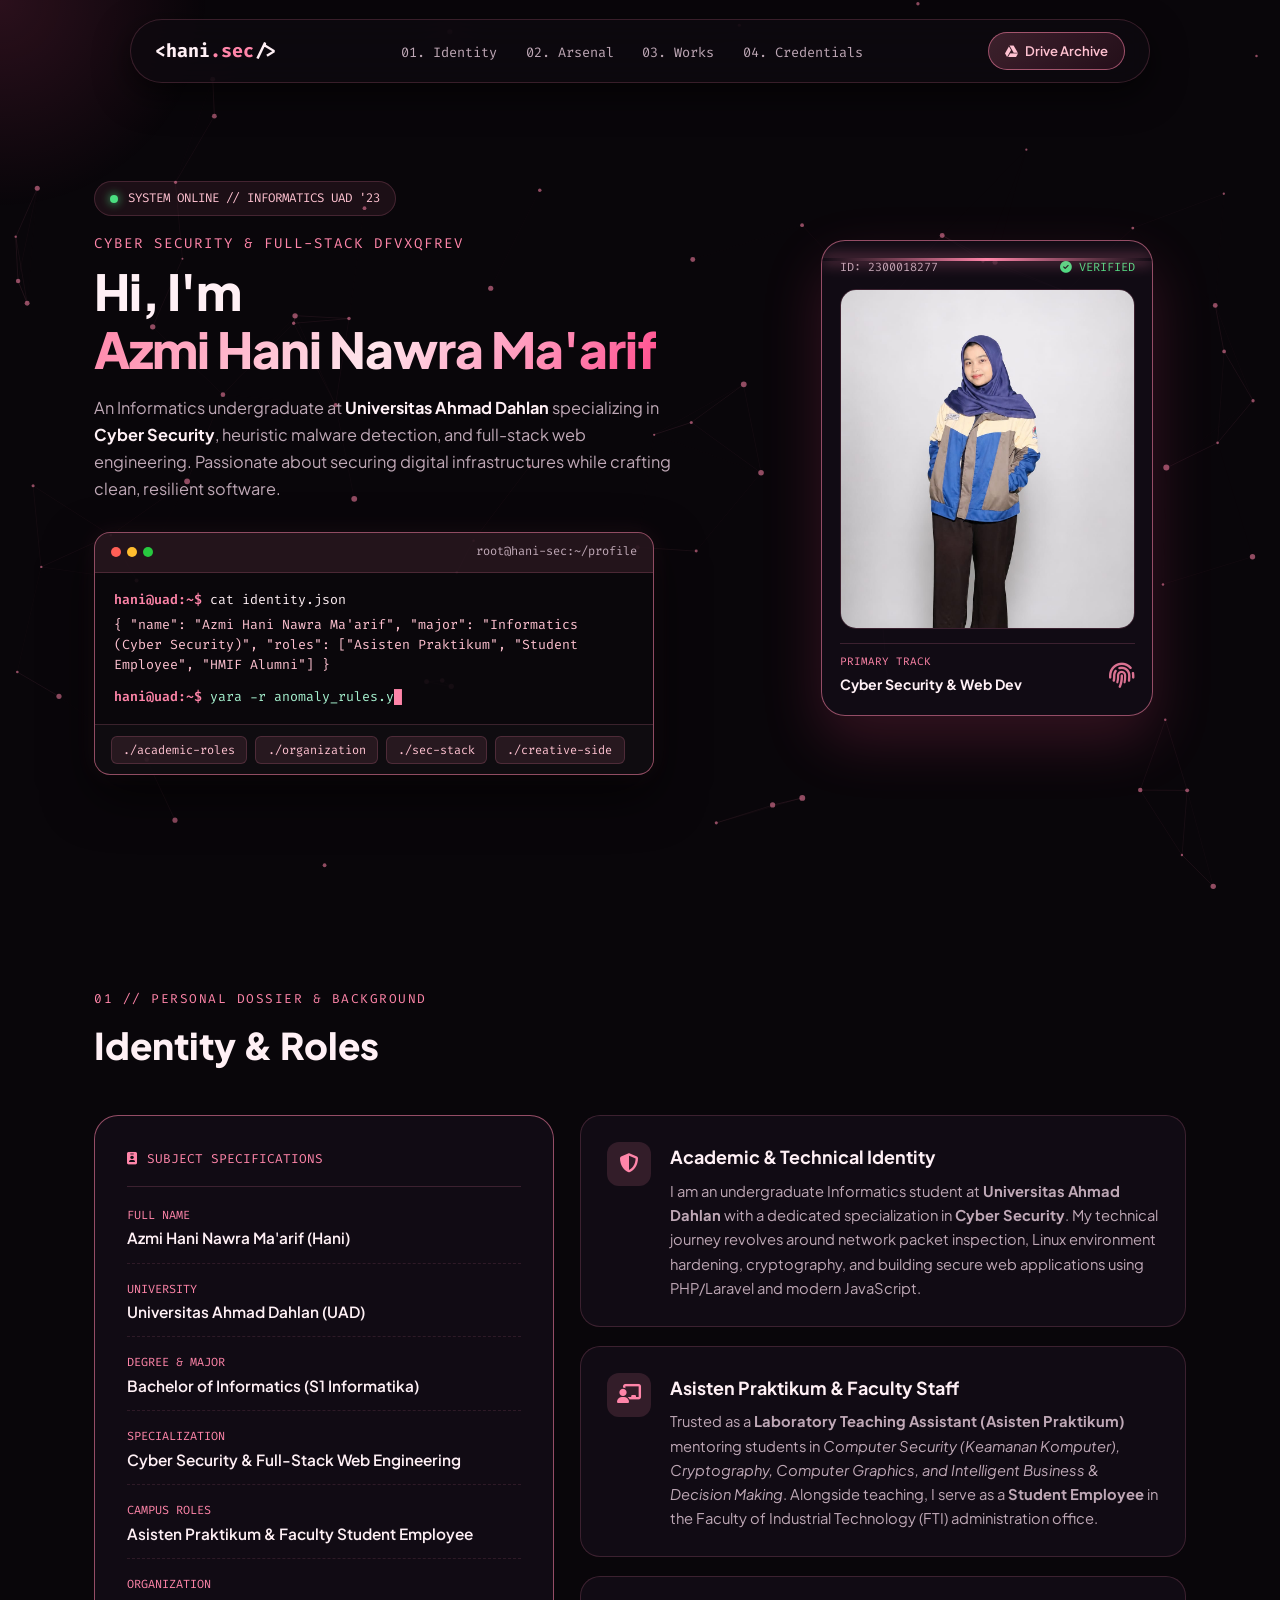
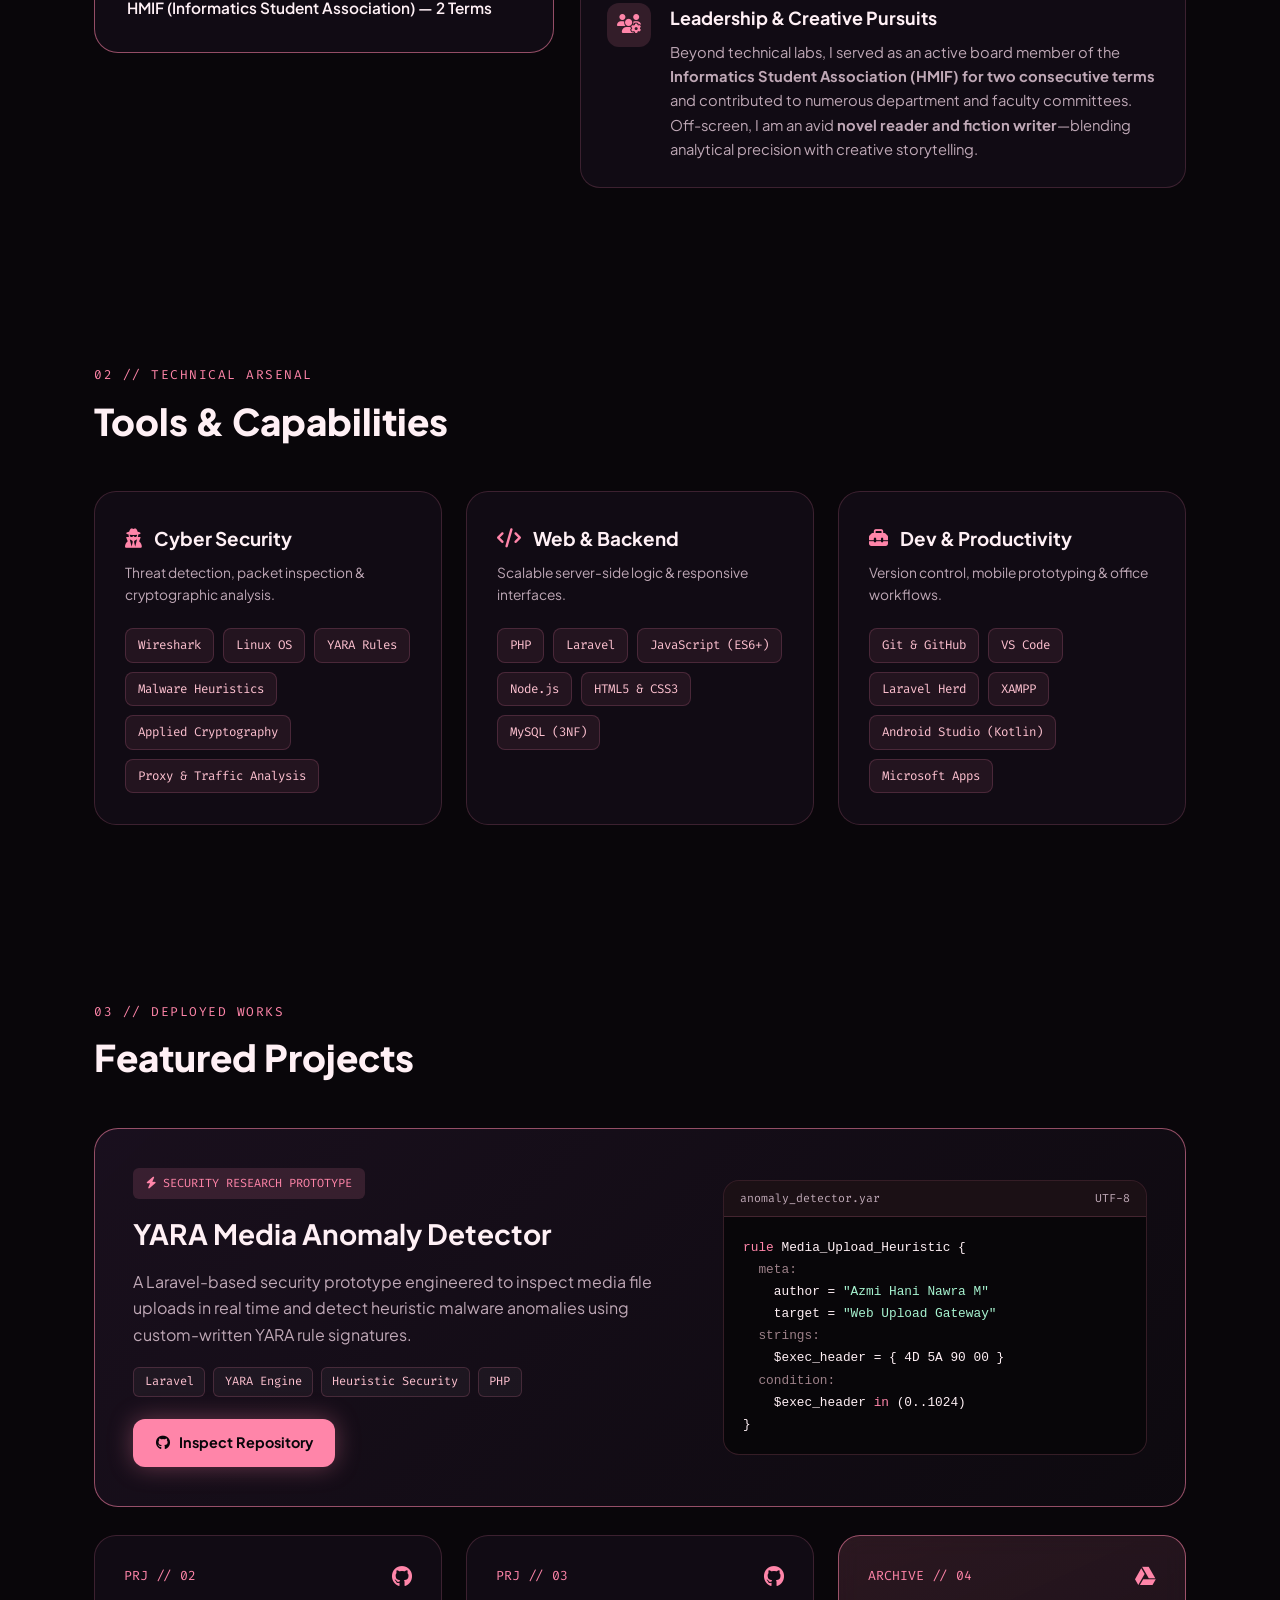
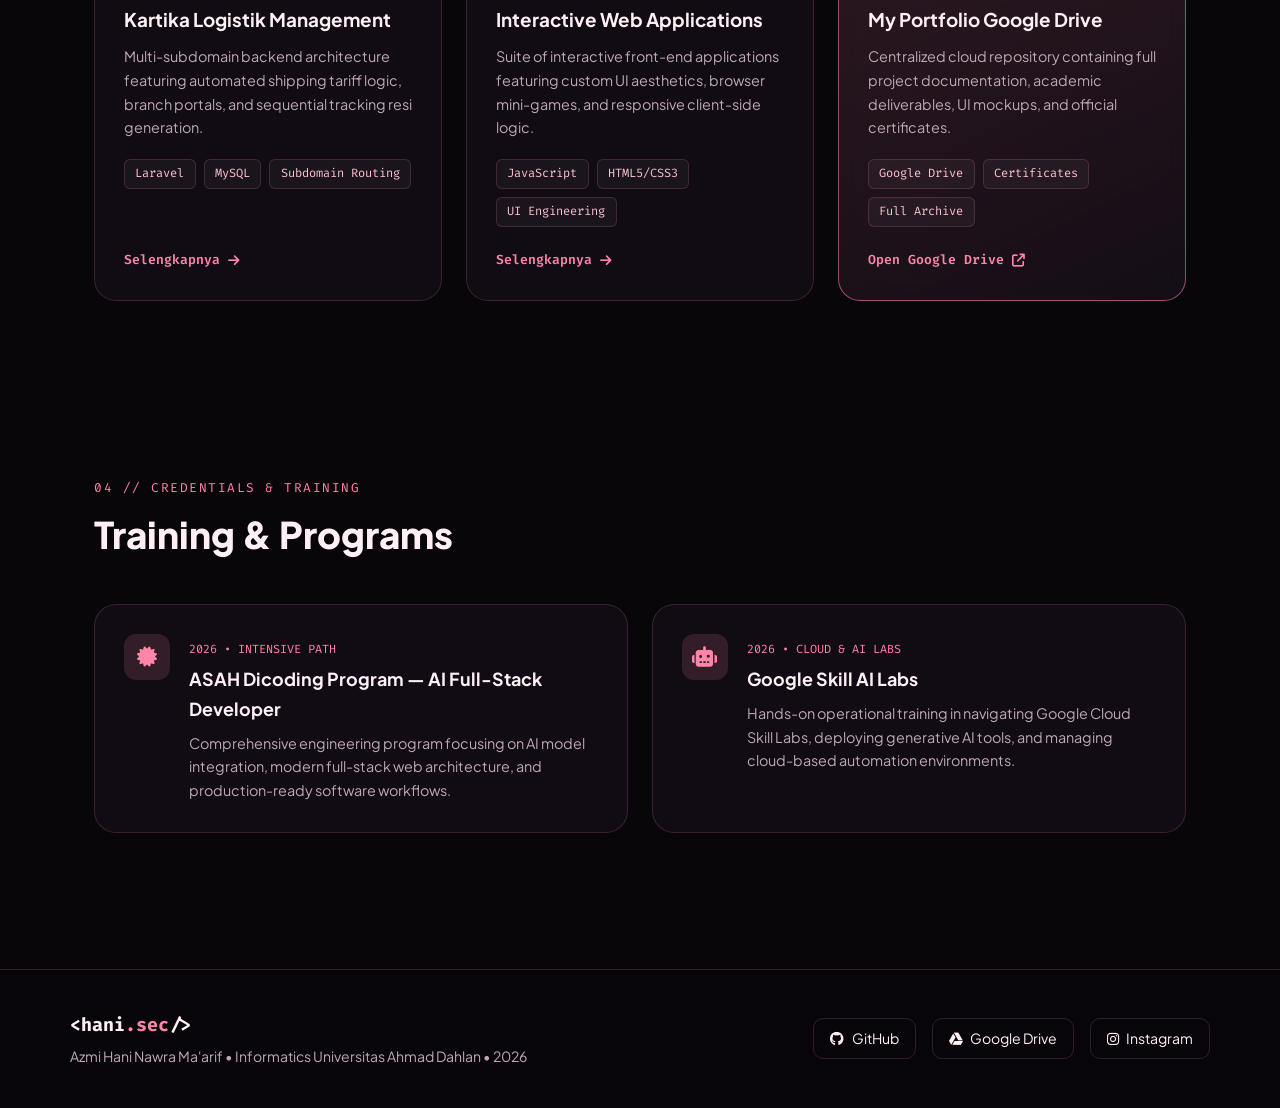
<file: index.html>
<!DOCTYPE html>
<html lang="en">
<head>
    <meta charset="UTF-8">
    <meta name="viewport" content="width=device-width, initial-scale=1.0">
    <title>Azmi Hani Nawra Ma'arif | Cyber Security & Web Portfolio</title>
    <link rel="stylesheet" href="style.css">
    <link rel="stylesheet" href="https://cdnjs.cloudflare.com/ajax/libs/font-awesome/6.4.0/css/all.min.css">
    <link href="https://fonts.googleapis.com/css2?family=Fira+Code:wght@400;500;600;700&family=Plus+Jakarta+Sans:wght@400;500;600;700;800&display=swap" rel="stylesheet">
</head>
<body>
    <!-- Interactive Particle Network Canvas -->
    <canvas id="cyberCanvas"></canvas>
    <div class="cursor-glow" id="cursorGlow"></div>

    <!-- Floating Glass Navbar -->
    <header class="navbar-wrapper">
        <nav class="navbar">
            <a href="#home" class="logo">&lt;hani<span>.sec</span>/&gt;</a>
            <ul class="nav-links">
                <li><a href="#identity">01. Identity</a></li>
                <li><a href="#skills">02. Arsenal</a></li>
                <li><a href="#projects">03. Works</a></li>
                <li><a href="#training">04. Credentials</a></li>
            </ul>
            <a href="https://drive.google.com/drive/folders/1-9Fv41W7j9FRp2T9lxF6PXTGIZgGn-QS?usp=drive_link" target="_blank" class="nav-cta">
                <i class="fab fa-google-drive"></i> Drive Archive
            </a>
        </nav>
    </header>

    <main class="container">
        <!-- Hero Section -->
        <section id="home" class="hero">
            <div class="hero-left">
                <div class="status-pill">
                    <span class="pulse-dot"></span> SYSTEM ONLINE // INFORMATICS UAD '23
                </div>
                <p class="hero-kicker scramble-text" data-value="CYBER SECURITY & FULL-STACK DEVELOPER">
                    CYBER SECURITY & FULL-STACK AI DEVELOPER
                </p>
                <h1>
                    Hi, I'm <br>
                    <span class="gradient-text scramble-text" data-value="Azmi Hani Nawra Ma'arif">
                        Azmi Hani Nawra Ma'arif
                    </span>
                </h1>
                <p class="hero-desc">
                    An Informatics undergraduate at <strong>Universitas Ahmad Dahlan</strong> specializing in <strong>Cyber Security</strong>, heuristic malware detection, and full-stack web engineering. Passionate about securing digital infrastructures while crafting clean, resilient software.
                </p>

                <!-- Interactive Command Line Terminal -->
                <div class="mini-terminal">
                    <div class="terminal-header">
                        <div class="dots"><span></span><span></span><span></span></div>
                        <span class="term-title">root@hani-sec:~/profile</span>
                    </div>
                    <div class="terminal-body" id="terminalOutput">
                        <p><span class="prompt">hani@uad:~$</span> cat identity.json</p>
                        <p class="output">
                            { "name": "Azmi Hani Nawra Ma'arif", "major": "Informatics (Cyber Security)", "roles": ["Asisten Praktikum", "Student Employee", "HMIF Alumni"] }
                        </p>
                        <p><span class="prompt">hani@uad:~$</span> <span class="typing-live" id="typingLive"></span><span class="cursor">█</span></p>
                    </div>
                    <div class="terminal-actions">
                        <button onclick="runCommand('academic')">./academic-roles</button>
                        <button onclick="runCommand('org')">./organization</button>
                        <button onclick="runCommand('security')">./sec-stack</button>
                        <button onclick="runCommand('creative')">./creative-side</button>
                    </div>
                </div>
            </div>

            <div class="hero-right">
                <div class="photo-frame tilt-card">
                    <div class="scanner-line"></div>
                    <div class="frame-header">
                        <span>ID: 2300018277</span>
                        <span class="verified"><i class="fas fa-circle-check"></i> VERIFIED</span>
                    </div>
                    <img src="foto.jpeg" alt="Azmi Hani Nawra Ma'arif" class="profile-img">
                    <div class="frame-footer">
                        <div>
                            <small>PRIMARY TRACK</small>
                            <strong>Cyber Security & Web Dev</strong>
                        </div>
                        <i class="fas fa-fingerprint fp-icon"></i>
                    </div>
                </div>
            </div>
        </section>

        <!-- Section 01: Detailed Identity Dossier -->
        <section id="identity" class="section reveal">
            <div class="section-header">
                <span class="eyebrow">01 // PERSONAL DOSSIER & BACKGROUND</span>
                <h2 class="scramble-text" data-value="Identity & Roles">Identity & Roles</h2>
            </div>

            <div class="dossier-grid">
                <!-- Left: Comprehensive Identity Specs -->
                <div class="dossier-profile-card tilt-card">
                    <div class="dossier-top">
                        <i class="fas fa-id-badge"></i>
                        <span>SUBJECT SPECIFICATIONS</span>
                    </div>
                    <ul class="spec-list">
                        <li>
                            <span class="spec-label">Full Name</span>
                            <span class="spec-val">Azmi Hani Nawra Ma'arif (Hani)</span>
                        </li>
                        <li>
                            <span class="spec-label">University</span>
                            <span class="spec-val">Universitas Ahmad Dahlan (UAD)</span>
                        </li>
                        <li>
                            <span class="spec-label">Degree & Major</span>
                            <span class="spec-val">Bachelor of Informatics (S1 Informatika)</span>
                        </li>
                        <li>
                            <span class="spec-label">Specialization</span>
                            <span class="spec-val">Cyber Security & Full-Stack Web Engineering</span>
                        </li>
                        <li>
                            <span class="spec-label">Campus Roles</span>
                            <span class="spec-val">Asisten Praktikum & Faculty Student Employee</span>
                        </li>
                        <li>
                            <span class="spec-label">Organization</span>
                            <span class="spec-val">HMIF (Informatics Student Association) — 2 Terms</span>
                        </li>
                    </ul>
                </div>

                <!-- Right: Narrative Story & Multi-Role Breakdown -->
                <div class="dossier-story-stack">
                    <div class="story-card tilt-card">
                        <div class="story-icon"><i class="fas fa-shield-halved"></i></div>
                        <div>
                            <h3>Academic & Technical Identity</h3>
                            <p>
                                I am an undergraduate Informatics student at <strong>Universitas Ahmad Dahlan</strong> with a dedicated specialization in <strong>Cyber Security</strong>. My technical journey revolves around network packet inspection, Linux environment hardening, cryptography, and building secure web applications using PHP/Laravel and modern JavaScript.
                            </p>
                        </div>
                    </div>

                    <div class="story-card tilt-card">
                        <div class="story-icon"><i class="fas fa-chalkboard-user"></i></div>
                        <div>
                            <h3>Asisten Praktikum & Faculty Staff</h3>
                            <p>
                                Trusted as a <strong>Laboratory Teaching Assistant (Asisten Praktikum)</strong> mentoring students in <em>Computer Security (Keamanan Komputer), Cryptography, Computer Graphics, and Intelligent Business & Decision Making</em>. Alongside teaching, I serve as a <strong>Student Employee</strong> in the Faculty of Industrial Technology (FTI) administration office.
                            </p>
                        </div>
                    </div>

                    <div class="story-card tilt-card">
                        <div class="story-icon"><i class="fas fa-users-gear"></i></div>
                        <div>
                            <h3>Leadership & Creative Pursuits</h3>
                            <p>
                                Beyond technical labs, I served as an active board member of the <strong>Informatics Student Association (HMIF) for two consecutive terms</strong> and contributed to numerous department and faculty committees. Off-screen, I am an avid <strong>novel reader and fiction writer</strong>—blending analytical precision with creative storytelling.
                            </p>
                        </div>
                    </div>
                </div>
            </div>
        </section>

        <!-- Section 02: Technical Arsenal -->
        <section id="skills" class="section reveal">
            <div class="section-header">
                <span class="eyebrow">02 // TECHNICAL ARSENAL</span>
                <h2 class="scramble-text" data-value="Tools & Capabilities">Tools & Capabilities</h2>
            </div>

            <div class="arsenal-grid">
                <div class="arsenal-card tilt-card">
                    <div class="arsenal-head">
                        <i class="fas fa-user-secret"></i>
                        <h3>Cyber Security</h3>
                    </div>
                    <p class="arsenal-sub">Threat detection, packet inspection & cryptographic analysis.</p>
                    <div class="skill-tags">
                        <span>Wireshark</span>
                        <span>Linux OS</span>
                        <span>YARA Rules</span>
                        <span>Malware Heuristics</span>
                        <span>Applied Cryptography</span>
                        <span>Proxy & Traffic Analysis</span>
                    </div>
                </div>

                <div class="arsenal-card tilt-card">
                    <div class="arsenal-head">
                        <i class="fas fa-code"></i>
                        <h3>Web & Backend</h3>
                    </div>
                    <p class="arsenal-sub">Scalable server-side logic & responsive interfaces.</p>
                    <div class="skill-tags">
                        <span>PHP</span>
                        <span>Laravel</span>
                        <span>JavaScript (ES6+)</span>
                        <span>Node.js</span>
                        <span>HTML5 & CSS3</span>
                        <span>MySQL (3NF)</span>
                    </div>
                </div>

                <div class="arsenal-card tilt-card">
                    <div class="arsenal-head">
                        <i class="fas fa-toolbox"></i>
                        <h3>Dev & Productivity</h3>
                    </div>
                    <p class="arsenal-sub">Version control, mobile prototyping & office workflows.</p>
                    <div class="skill-tags">
                        <span>Git & GitHub</span>
                        <span>VS Code</span>
                        <span>Laravel Herd</span>
                        <span>XAMPP</span>
                        <span>Android Studio (Kotlin)</span>
                        <span>Microsoft Apps</span>
                    </div>
                </div>
            </div>
        </section>

        <!-- Section 03: Projects & Portfolio Drive -->
        <section id="projects" class="section reveal">
            <div class="section-header">
                <span class="eyebrow">03 // DEPLOYED WORKS</span>
                <h2 class="scramble-text" data-value="Featured Projects">Featured Projects</h2>
            </div>

            <!-- Spotlight Card -->
            <div class="spotlight-box tilt-card">
                <div class="spotlight-info">
                    <span class="tag-highlight"><i class="fas fa-bolt"></i> SECURITY RESEARCH PROTOTYPE</span>
                    <h3>YARA Media Anomaly Detector</h3>
                    <p>
                        A Laravel-based security prototype engineered to inspect media file uploads in real time and detect heuristic malware anomalies using custom-written YARA rule signatures.
                    </p>
                    <div class="tech-pills">
                        <span>Laravel</span><span>YARA Engine</span><span>Heuristic Security</span><span>PHP</span>
                    </div>
                    <a href="https://github.com/2300018277" target="_blank" class="btn-neon">
                        <i class="fab fa-github"></i> Inspect Repository
                    </a>
                </div>
                <div class="spotlight-code">
                    <div class="code-bar"><span>anomaly_detector.yar</span><span>UTF-8</span></div>
                    <pre><code><span class="c-pink">rule</span> Media_Upload_Heuristic {
  <span class="c-dim">meta:</span>
    author = <span class="c-str">"Azmi Hani Nawra M"</span>
    target = <span class="c-str">"Web Upload Gateway"</span>
  <span class="c-dim">strings:</span>
    $exec_header = { 4D 5A 90 00 }
  <span class="c-dim">condition:</span>
    $exec_header <span class="c-pink">in</span> (0..1024)
}</code></pre>
                </div>
            </div>

            <!-- Sub Projects Grid -->
            <div class="projects-grid">
                <div class="proj-card tilt-card">
                    <div class="proj-top">
                        <span class="proj-index">PRJ // 02</span>
                        <i class="fab fa-github"></i>
                    </div>
                    <h4>Kartika Logistik Management</h4>
                    <p>Multi-subdomain backend architecture featuring automated shipping tariff logic, branch portals, and sequential tracking resi generation.</p>
                    <div class="tech-pills">
                        <span>Laravel</span><span>MySQL</span><span>Subdomain Routing</span>
                    </div>
                    <a href="https://github.com/2300018277" target="_blank" class="proj-link">
                        Selengkapnya <i class="fas fa-arrow-right"></i>
                    </a>
                </div>

                <div class="proj-card tilt-card">
                    <div class="proj-top">
                        <span class="proj-index">PRJ // 03</span>
                        <i class="fab fa-github"></i>
                    </div>
                    <h4>Interactive Web Applications</h4>
                    <p>Suite of interactive front-end applications featuring custom UI aesthetics, browser mini-games, and responsive client-side logic.</p>
                    <div class="tech-pills">
                        <span>JavaScript</span><span>HTML5/CSS3</span><span>UI Engineering</span>
                    </div>
                    <a href="https://github.com/2300018277" target="_blank" class="proj-link">
                        Selengkapnya <i class="fas fa-arrow-right"></i>
                    </a>
                </div>

                <div class="proj-card drive-highlight tilt-card">
                    <div class="proj-top">
                        <span class="proj-index">ARCHIVE // 04</span>
                        <i class="fab fa-google-drive"></i>
                    </div>
                    <h4>My Portfolio Google Drive</h4>
                    <p>Centralized cloud repository containing full project documentation, academic deliverables, UI mockups, and official certificates.</p>
                    <div class="tech-pills">
                        <span>Google Drive</span><span>Certificates</span><span>Full Archive</span>
                    </div>
                    <a href="https://drive.google.com/drive/folders/1-9Fv41W7j9FRp2T9lxF6PXTGIZgGn-QS?usp=drive_link" target="_blank" class="proj-link">
                        Open Google Drive <i class="fas fa-arrow-up-right-from-square"></i>
                    </a>
                </div>
            </div>
        </section>

        <!-- Section 04: Training & Credentials -->
        <section id="training" class="section reveal">
            <div class="section-header">
                <span class="eyebrow">04 // CREDENTIALS & TRAINING</span>
                <h2 class="scramble-text" data-value="Training & Programs">Training & Programs</h2>
            </div>

            <div class="cred-grid">
                <div class="cred-card tilt-card">
                    <div class="cred-badge"><i class="fas fa-certificate"></i></div>
                    <div>
                        <span class="cred-year">2026 • INTENSIVE PATH</span>
                        <h4>ASAH Dicoding Program — AI Full-Stack Developer</h4>
                        <p>Comprehensive engineering program focusing on AI model integration, modern full-stack web architecture, and production-ready software workflows.</p>
                    </div>
                </div>

                <div class="cred-card tilt-card">
                    <div class="cred-badge"><i class="fas fa-robot"></i></div>
                    <div>
                        <span class="cred-year">2026 • CLOUD & AI LABS</span>
                        <h4>Google Skill AI Labs</h4>
                        <p>Hands-on operational training in navigating Google Cloud Skill Labs, deploying generative AI tools, and managing cloud-based automation environments.</p>
                    </div>
                </div>
            </div>
        </section>
    </main>

    <!-- Footer -->
    <footer class="footer">
        <div class="footer-content">
            <div>
                <div class="logo">&lt;hani<span>.sec</span>/&gt;</div>
                <p>Azmi Hani Nawra Ma'arif • Informatics Universitas Ahmad Dahlan • 2026</p>
            </div>
            <div class="footer-links">
                <a href="https://github.com/2300018277" target="_blank"><i class="fab fa-github"></i> GitHub</a>
                <a href="https://drive.google.com/drive/folders/1-9Fv41W7j9FRp2T9lxF6PXTGIZgGn-QS?usp=drive_link" target="_blank"><i class="fab fa-google-drive"></i> Google Drive</a>
                <a href="https://instagram.com/hani_nnim" target="_blank"><i class="fab fa-instagram"></i> Instagram</a>
            </div>
        </div>
    </footer>

    <script src="script.js"></script>
</body>
</html>
</file>
<file: style.css>
:root {
    --bg-dark: #09060a;
    --card-bg: rgba(22, 15, 25, 0.72);
    --border: rgba(255, 133, 169, 0.18);
    --border-glow: rgba(255, 133, 169, 0.55);
    --pink: #ff85a9;
    --pink-light: #ffc2d1;
    --pink-hot: #ff4d8d;
    --text-main: #fff0f5;
    --text-muted: #bfa8b6;
    --font-sans: 'Plus Jakarta Sans', sans-serif;
    --font-mono: 'Fira Code', monospace;
}

* {
    margin: 0;
    padding: 0;
    box-sizing: border-box;
    scroll-behavior: smooth;
}

body {
    background-color: var(--bg-dark);
    color: var(--text-main);
    font-family: var(--font-sans);
    line-height: 1.65;
    overflow-x: hidden;
}

/* Interactive Cyber Canvas */
#cyberCanvas {
    position: fixed;
    inset: 0;
    width: 100%;
    height: 100%;
    z-index: -2;
    pointer-events: none;
}

.cursor-glow {
    position: fixed;
    width: 420px;
    height: 420px;
    background: radial-gradient(circle, rgba(255, 77, 141, 0.14), transparent 70%);
    border-radius: 50%;
    transform: translate(-50%, -50%);
    pointer-events: none;
    z-index: -1;
}

/* Floating Navbar */
.navbar-wrapper {
    position: fixed;
    top: 1.2rem;
    left: 0;
    right: 0;
    display: flex;
    justify-content: center;
    padding: 0 1rem;
    z-index: 1000;
}

.navbar {
    width: 100%;
    max-width: 1020px;
    display: flex;
    align-items: center;
    justify-content: space-between;
    padding: 0.75rem 1.5rem;
    background: rgba(14, 9, 16, 0.8);
    backdrop-filter: blur(16px);
    border: 1px solid var(--border);
    border-radius: 999px;
    box-shadow: 0 12px 35px rgba(0, 0, 0, 0.6);
}

.logo {
    font-family: var(--font-mono);
    font-weight: 700;
    font-size: 1.15rem;
    color: var(--text-main);
    text-decoration: none;
}

.logo span {
    color: var(--pink);
}

.nav-links {
    display: flex;
    list-style: none;
    gap: 1.8rem;
}

.nav-links a {
    font-family: var(--font-mono);
    font-size: 0.85rem;
    color: var(--text-muted);
    text-decoration: none;
    transition: color 0.25s;
}

.nav-links a:hover {
    color: var(--pink);
}

.nav-cta {
    background: linear-gradient(135deg, rgba(255, 133, 169, 0.2), rgba(255, 77, 141, 0.1));
    border: 1px solid var(--border-glow);
    color: var(--pink-light);
    padding: 0.45rem 1rem;
    border-radius: 999px;
    font-size: 0.82rem;
    font-weight: 600;
    text-decoration: none;
    display: inline-flex;
    align-items: center;
    gap: 0.45rem;
    transition: all 0.25s;
}

.nav-cta:hover {
    background: var(--pink);
    color: #09060a;
    box-shadow: 0 0 20px rgba(255, 133, 169, 0.5);
}

/* Container */
.container {
    max-width: 1140px;
    margin: 0 auto;
    padding: 0 1.5rem;
}

/* Hero Section */
.hero {
    min-height: 100vh;
    display: grid;
    grid-template-columns: 1.3fr 0.8fr;
    align-items: center;
    gap: 3rem;
    padding-top: 6.5rem;
    padding-bottom: 3rem;
}

.status-pill {
    display: inline-flex;
    align-items: center;
    gap: 0.6rem;
    padding: 0.4rem 0.95rem;
    background: rgba(255, 133, 169, 0.08);
    border: 1px solid var(--border);
    border-radius: 999px;
    font-family: var(--font-mono);
    font-size: 0.78rem;
    color: var(--pink-light);
    margin-bottom: 1rem;
}

.pulse-dot {
    width: 8px;
    height: 8px;
    background: #4ade80;
    border-radius: 50%;
    box-shadow: 0 0 10px #4ade80;
    animation: pulse 2s infinite;
}

@keyframes pulse {
    0%, 100% { transform: scale(1); opacity: 1; }
    50% { transform: scale(1.4); opacity: 0.6; }
}

.hero-kicker {
    font-family: var(--font-mono);
    font-size: 0.88rem;
    color: var(--pink);
    letter-spacing: 2px;
    margin-bottom: 0.5rem;
}

.hero h1 {
    font-size: 3.1rem;
    line-height: 1.15;
    font-weight: 800;
    margin-bottom: 1.1rem;
    letter-spacing: -0.02em;
}

.gradient-text {
    background: linear-gradient(120deg, #ff85a9, #ffe5ec, #ff4d8d);
    -webkit-background-clip: text;
    -webkit-text-fill-color: transparent;
}

.hero-desc {
    color: var(--text-muted);
    font-size: 1.02rem;
    max-width: 580px;
    margin-bottom: 1.8rem;
}

.hero-desc strong {
    color: var(--text-main);
}

/* Interactive Terminal */
.mini-terminal {
    background: rgba(11, 8, 13, 0.92);
    border: 1px solid var(--border-glow);
    border-radius: 16px;
    overflow: hidden;
    max-width: 560px;
    box-shadow: 0 20px 50px rgba(0, 0, 0, 0.65), 0 0 25px rgba(255, 133, 169, 0.08);
}

.terminal-header {
    background: rgba(255, 133, 169, 0.1);
    padding: 0.6rem 1rem;
    display: flex;
    justify-content: space-between;
    align-items: center;
    border-bottom: 1px solid var(--border);
}

.dots { display: flex; gap: 6px; }
.dots span { width: 10px; height: 10px; border-radius: 50%; }
.dots span:nth-child(1) { background: #ff5f56; }
.dots span:nth-child(2) { background: #ffbd2e; }
.dots span:nth-child(3) { background: #27c93f; }

.term-title {
    font-family: var(--font-mono);
    font-size: 0.75rem;
    color: var(--text-muted);
}

.terminal-body {
    padding: 1rem 1.2rem;
    font-family: var(--font-mono);
    font-size: 0.83rem;
    min-height: 112px;
}

.prompt { color: var(--pink); font-weight: 600; }
.output { color: var(--pink-light); margin: 0.3rem 0 0.7rem; line-height: 1.5; }
.typing-live { color: #a7f3d0; }
.cursor { color: var(--pink); animation: blink 1s infinite; }
@keyframes blink { 50% { opacity: 0; } }

.terminal-actions {
    padding: 0.65rem 1rem;
    background: rgba(255, 255, 255, 0.02);
    border-top: 1px solid var(--border);
    display: flex;
    gap: 0.5rem;
    flex-wrap: wrap;
}

.terminal-actions button {
    background: rgba(255, 133, 169, 0.1);
    border: 1px solid var(--border);
    color: var(--pink-light);
    font-family: var(--font-mono);
    font-size: 0.74rem;
    padding: 0.32rem 0.7rem;
    border-radius: 6px;
    cursor: pointer;
    transition: all 0.2s;
}

.terminal-actions button:hover {
    background: var(--pink);
    color: #09060a;
    font-weight: 600;
}

/* Biometric Photo Frame with Scanner */
.hero-right {
    display: flex;
    justify-content: center;
}

.photo-frame {
    position: relative;
    background: var(--card-bg);
    border: 1px solid var(--border-glow);
    border-radius: 24px;
    padding: 1.1rem;
    box-shadow: 0 25px 60px rgba(255, 77, 141, 0.18);
    overflow: hidden;
}

.scanner-line {
    position: absolute;
    left: 0;
    right: 0;
    height: 3px;
    background: linear-gradient(90deg, transparent, var(--pink), transparent);
    box-shadow: 0 0 15px var(--pink);
    animation: scan 3.5s ease-in-out infinite;
    z-index: 5;
    pointer-events: none;
}

@keyframes scan {
    0%, 100% { top: 10%; opacity: 0.3; }
    50% { top: 88%; opacity: 1; }
}

.frame-header {
    display: flex;
    justify-content: space-between;
    font-family: var(--font-mono);
    font-size: 0.74rem;
    color: var(--text-muted);
    margin-bottom: 0.7rem;
}

.verified {
    color: #4ade80;
}

.profile-img {
    width: 295px;
    height: 340px;
    object-fit: cover;
    border-radius: 16px;
    display: block;
    border: 1px solid var(--border);
}

.frame-footer {
    margin-top: 0.85rem;
    display: flex;
    justify-content: space-between;
    align-items: center;
    padding-top: 0.6rem;
    border-top: 1px solid var(--border);
}

.frame-footer small {
    display: block;
    font-family: var(--font-mono);
    font-size: 0.68rem;
    color: var(--pink);
}

.frame-footer strong {
    font-size: 0.88rem;
}

.fp-icon {
    font-size: 1.6rem;
    color: var(--pink);
    opacity: 0.85;
}

/* Sections */
.section {
    padding: 5.5rem 0;
}

.section-header {
    margin-bottom: 2.5rem;
}

.eyebrow {
    font-family: var(--font-mono);
    font-size: 0.8rem;
    color: var(--pink);
    letter-spacing: 1.5px;
    display: block;
    margin-bottom: 0.35rem;
}

.section-header h2 {
    font-size: 2.3rem;
    font-weight: 800;
}

/* Identity Dossier Grid */
.dossier-grid {
    display: grid;
    grid-template-columns: 0.95fr 1.25fr;
    gap: 1.6rem;
    align-items: start;
}

.dossier-profile-card {
    background: var(--card-bg);
    border: 1px solid var(--border-glow);
    border-radius: 24px;
    padding: 2rem;
    backdrop-filter: blur(12px);
}

.dossier-top {
    font-family: var(--font-mono);
    font-size: 0.8rem;
    color: var(--pink);
    display: flex;
    align-items: center;
    gap: 0.6rem;
    padding-bottom: 1rem;
    margin-bottom: 1.2rem;
    border-bottom: 1px solid var(--border);
}

.spec-list {
    list-style: none;
    display: flex;
    flex-direction: column;
    gap: 1rem;
}

.spec-list li {
    display: flex;
    flex-direction: column;
    border-bottom: 1px dashed rgba(255, 133, 169, 0.12);
    padding-bottom: 0.75rem;
}

.spec-list li:last-child {
    border-bottom: none;
    padding-bottom: 0;
}

.spec-label {
    font-family: var(--font-mono);
    font-size: 0.74rem;
    color: var(--pink);
    text-transform: uppercase;
}

.spec-val {
    font-size: 0.96rem;
    font-weight: 600;
    color: var(--text-main);
}

.dossier-story-stack {
    display: flex;
    flex-direction: column;
    gap: 1.2rem;
}

.story-card {
    background: var(--card-bg);
    border: 1px solid var(--border);
    border-radius: 20px;
    padding: 1.6rem;
    display: flex;
    gap: 1.2rem;
    align-items: flex-start;
    backdrop-filter: blur(12px);
    transition: border-color 0.3s;
}

.story-card:hover {
    border-color: var(--border-glow);
}

.story-icon {
    width: 44px;
    height: 44px;
    border-radius: 12px;
    background: rgba(255, 133, 169, 0.14);
    color: var(--pink);
    display: flex;
    align-items: center;
    justify-content: center;
    font-size: 1.2rem;
    flex-shrink: 0;
}

.story-card h3 {
    font-size: 1.12rem;
    margin-bottom: 0.45rem;
}

.story-card p {
    color: var(--text-muted);
    font-size: 0.92rem;
}

/* Arsenal Grid */
.arsenal-grid {
    display: grid;
    grid-template-columns: repeat(3, 1fr);
    gap: 1.5rem;
}

.arsenal-card {
    background: var(--card-bg);
    border: 1px solid var(--border);
    border-radius: 22px;
    padding: 1.9rem;
    backdrop-filter: blur(12px);
}

.arsenal-head {
    display: flex;
    align-items: center;
    gap: 0.7rem;
    margin-bottom: 0.5rem;
}

.arsenal-head i {
    color: var(--pink);
    font-size: 1.2rem;
}

.arsenal-head h3 {
    font-size: 1.18rem;
}

.arsenal-sub {
    color: var(--text-muted);
    font-size: 0.86rem;
    margin-bottom: 1.3rem;
}

.skill-tags {
    display: flex;
    flex-wrap: wrap;
    gap: 0.55rem;
}

.skill-tags span {
    font-family: var(--font-mono);
    font-size: 0.78rem;
    background: rgba(255, 133, 169, 0.08);
    border: 1px solid var(--border);
    color: var(--pink-light);
    padding: 0.38rem 0.75rem;
    border-radius: 8px;
    transition: all 0.25s;
}

.skill-tags span:hover {
    background: var(--pink);
    color: #09060a;
    font-weight: 600;
}

/* Spotlight & Projects */
.spotlight-box {
    background: linear-gradient(135deg, rgba(28, 17, 32, 0.9), rgba(14, 10, 16, 0.95));
    border: 1px solid var(--border-glow);
    border-radius: 24px;
    padding: 2.4rem;
    display: grid;
    grid-template-columns: 1.25fr 0.95fr;
    gap: 2rem;
    align-items: center;
    margin-bottom: 1.8rem;
}

.tag-highlight {
    font-family: var(--font-mono);
    font-size: 0.74rem;
    color: var(--pink);
    background: rgba(255, 133, 169, 0.14);
    padding: 0.35rem 0.8rem;
    border-radius: 6px;
    display: inline-block;
    margin-bottom: 0.8rem;
}

.spotlight-info h3 {
    font-size: 1.75rem;
    margin-bottom: 0.7rem;
}

.spotlight-info p {
    color: var(--text-muted);
    margin-bottom: 1.2rem;
}

.tech-pills {
    display: flex;
    flex-wrap: wrap;
    gap: 0.5rem;
    margin-bottom: 1.4rem;
}

.tech-pills span {
    font-family: var(--font-mono);
    font-size: 0.75rem;
    color: var(--pink-light);
    background: rgba(255, 255, 255, 0.04);
    border: 1px solid var(--border);
    padding: 0.25rem 0.65rem;
    border-radius: 6px;
}

.btn-neon {
    display: inline-flex;
    align-items: center;
    gap: 0.55rem;
    background: var(--pink);
    color: #09060a;
    font-weight: 700;
    font-size: 0.9rem;
    padding: 0.75rem 1.4rem;
    border-radius: 12px;
    text-decoration: none;
    box-shadow: 0 0 25px rgba(255, 133, 169, 0.35);
    transition: transform 0.2s;
}

.btn-neon:hover {
    transform: translateY(-2px);
}

.spotlight-code {
    background: #080609;
    border: 1px solid var(--border);
    border-radius: 16px;
    overflow: hidden;
}

.code-bar {
    background: rgba(255, 133, 169, 0.08);
    padding: 0.5rem 1rem;
    display: flex;
    justify-content: space-between;
    font-family: var(--font-mono);
    font-size: 0.72rem;
    color: var(--text-muted);
    border-bottom: 1px solid var(--border);
}

.spotlight-code pre {
    padding: 1.2rem;
    font-family: var(--font-mono);
    font-size: 0.8rem;
    line-height: 1.65;
    overflow-x: auto;
}

.c-pink { color: #ff85a9; }
.c-dim { color: #9d8189; }
.c-str { color: #a7f3d0; }

.projects-grid {
    display: grid;
    grid-template-columns: repeat(3, 1fr);
    gap: 1.5rem;
}

.proj-card {
    background: var(--card-bg);
    border: 1px solid var(--border);
    border-radius: 22px;
    padding: 1.8rem;
    display: flex;
    flex-direction: column;
    justify-content: space-between;
    backdrop-filter: blur(12px);
}

.drive-highlight {
    background: linear-gradient(155deg, rgba(255, 133, 169, 0.14), rgba(22, 15, 25, 0.85));
    border-color: var(--border-glow);
}

.proj-top {
    display: flex;
    justify-content: space-between;
    align-items: center;
    margin-bottom: 1.1rem;
    color: var(--pink);
    font-family: var(--font-mono);
    font-size: 0.82rem;
}

.proj-top i {
    font-size: 1.3rem;
}

.proj-card h4 {
    font-size: 1.18rem;
    margin-bottom: 0.6rem;
}

.proj-card p {
    color: var(--text-muted);
    font-size: 0.9rem;
    margin-bottom: 1.2rem;
}

.proj-link {
    display: inline-flex;
    align-items: center;
    gap: 0.5rem;
    font-family: var(--font-mono);
    font-size: 0.82rem;
    font-weight: 600;
    color: var(--pink);
    text-decoration: none;
    margin-top: auto;
}

.proj-link:hover {
    text-decoration: underline;
}

/* Credentials */
.cred-grid {
    display: grid;
    grid-template-columns: repeat(2, 1fr);
    gap: 1.5rem;
}

.cred-card {
    background: var(--card-bg);
    border: 1px solid var(--border);
    border-radius: 22px;
    padding: 1.8rem;
    display: flex;
    gap: 1.2rem;
    align-items: flex-start;
    backdrop-filter: blur(12px);
}

.cred-badge {
    width: 46px;
    height: 46px;
    border-radius: 12px;
    background: rgba(255, 133, 169, 0.14);
    color: var(--pink);
    display: flex;
    align-items: center;
    justify-content: center;
    font-size: 1.25rem;
    flex-shrink: 0;
}

.cred-year {
    font-family: var(--font-mono);
    font-size: 0.74rem;
    color: var(--pink);
}

.cred-card h4 {
    font-size: 1.12rem;
    margin: 0.25rem 0 0.5rem;
}

.cred-card p {
    color: var(--text-muted);
    font-size: 0.9rem;
}

/* Footer */
.footer {
    border-top: 1px solid var(--border);
    padding: 2.5rem 1.5rem;
    margin-top: 3rem;
    background: rgba(9, 6, 10, 0.9);
}

.footer-content {
    max-width: 1140px;
    margin: 0 auto;
    display: flex;
    justify-content: space-between;
    align-items: center;
    flex-wrap: wrap;
    gap: 1rem;
}

.footer-content p {
    color: var(--text-muted);
    font-size: 0.88rem;
    margin-top: 0.3rem;
}

.footer-links {
    display: flex;
    gap: 1rem;
}

.footer-links a {
    color: var(--text-main);
    text-decoration: none;
    font-size: 0.88rem;
    padding: 0.5rem 1rem;
    border: 1px solid var(--border);
    border-radius: 10px;
    display: inline-flex;
    align-items: center;
    gap: 0.45rem;
    transition: all 0.25s;
}

.footer-links a:hover {
    border-color: var(--pink);
    color: var(--pink);
}

/* Scroll Reveal */
.reveal {
    opacity: 0;
    transform: translateY(28px);
    transition: all 0.75s cubic-bezier(0.22, 1, 0.36, 1);
}

.reveal.active {
    opacity: 1;
    transform: translateY(0);
}

/* 3D Tilt Smooth Transition */
.tilt-card {
    transition: transform 0.15s ease-out, border-color 0.3s ease;
    transform-style: preserve-3d;
}

@media (max-width: 920px) {
    .hero, .dossier-grid, .arsenal-grid, .spotlight-box, .projects-grid, .cred-grid {
        grid-template-columns: 1fr;
    }
    .hero {
        text-align: center;
        padding-top: 7.5rem;
    }
    .hero-desc, .mini-terminal {
        margin-left: auto;
        margin-right: auto;
    }
    .nav-links {
        display: none;
    }
}
</file>
